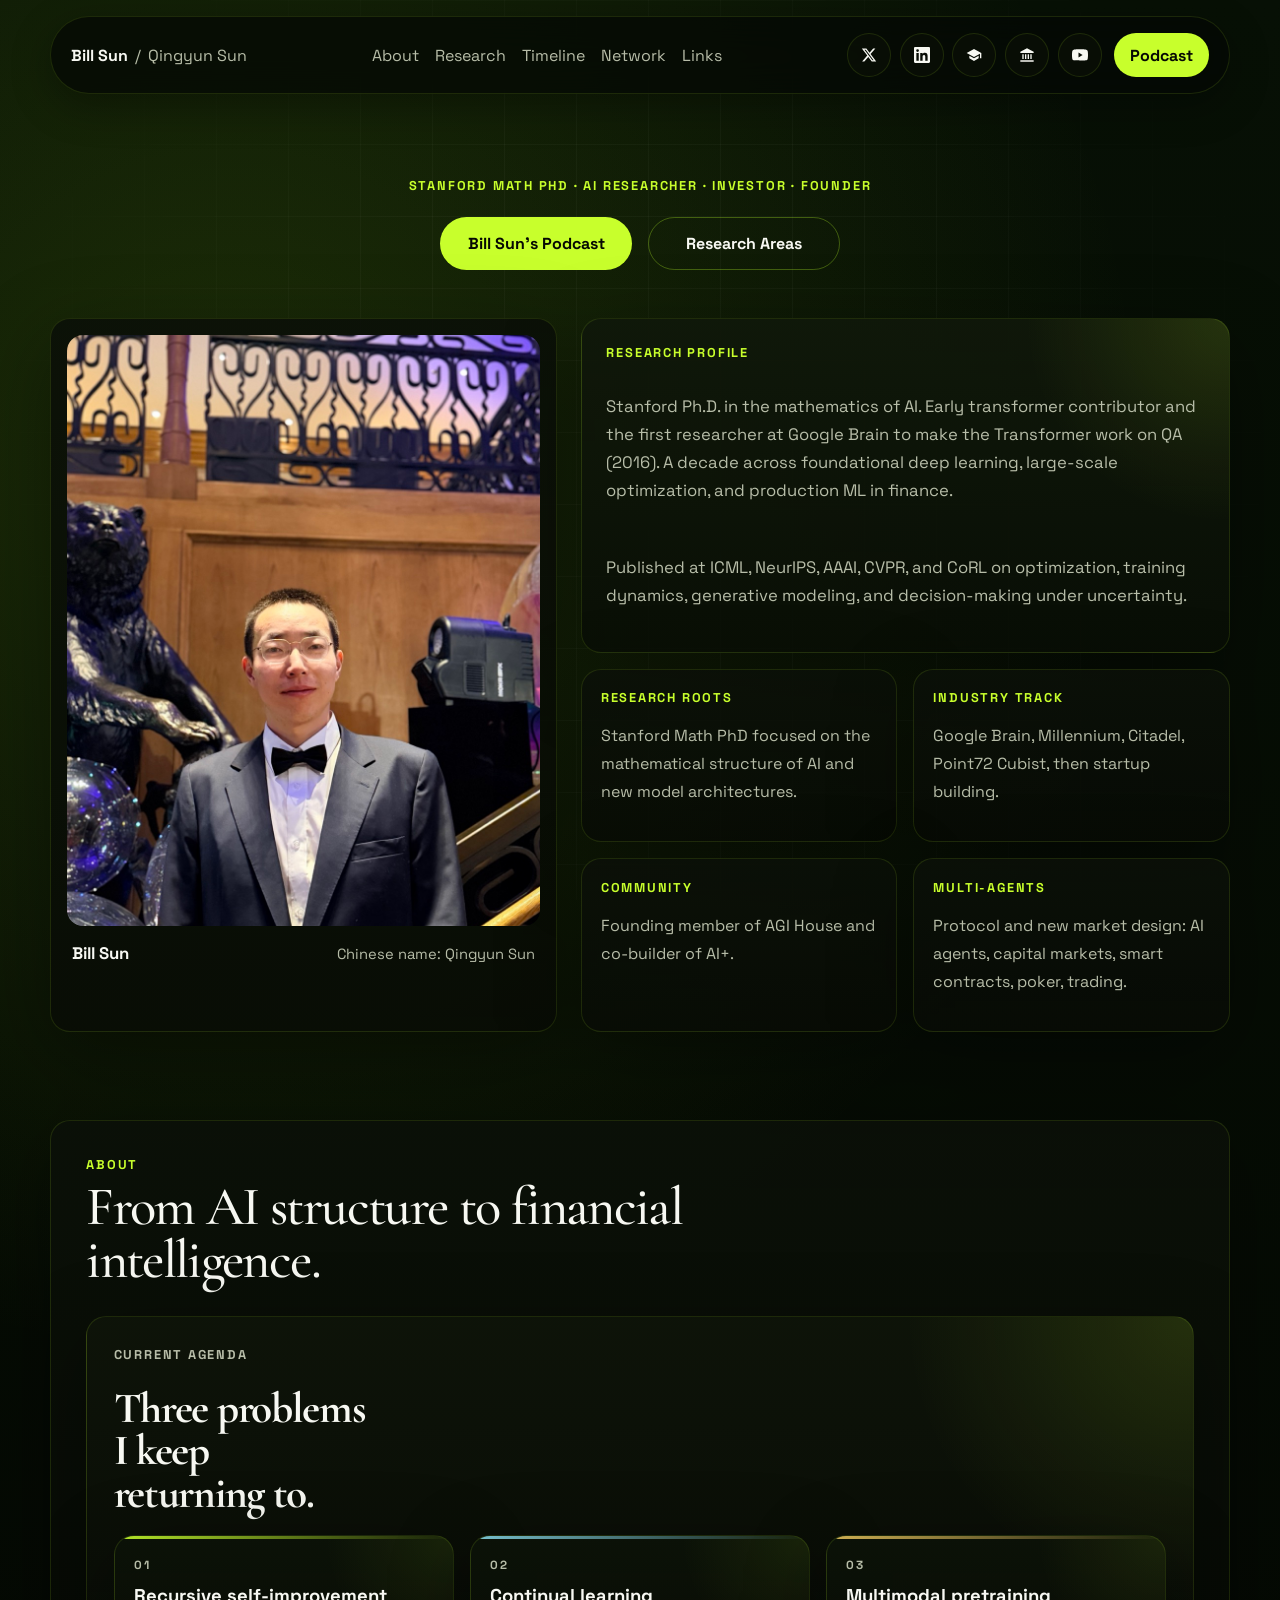
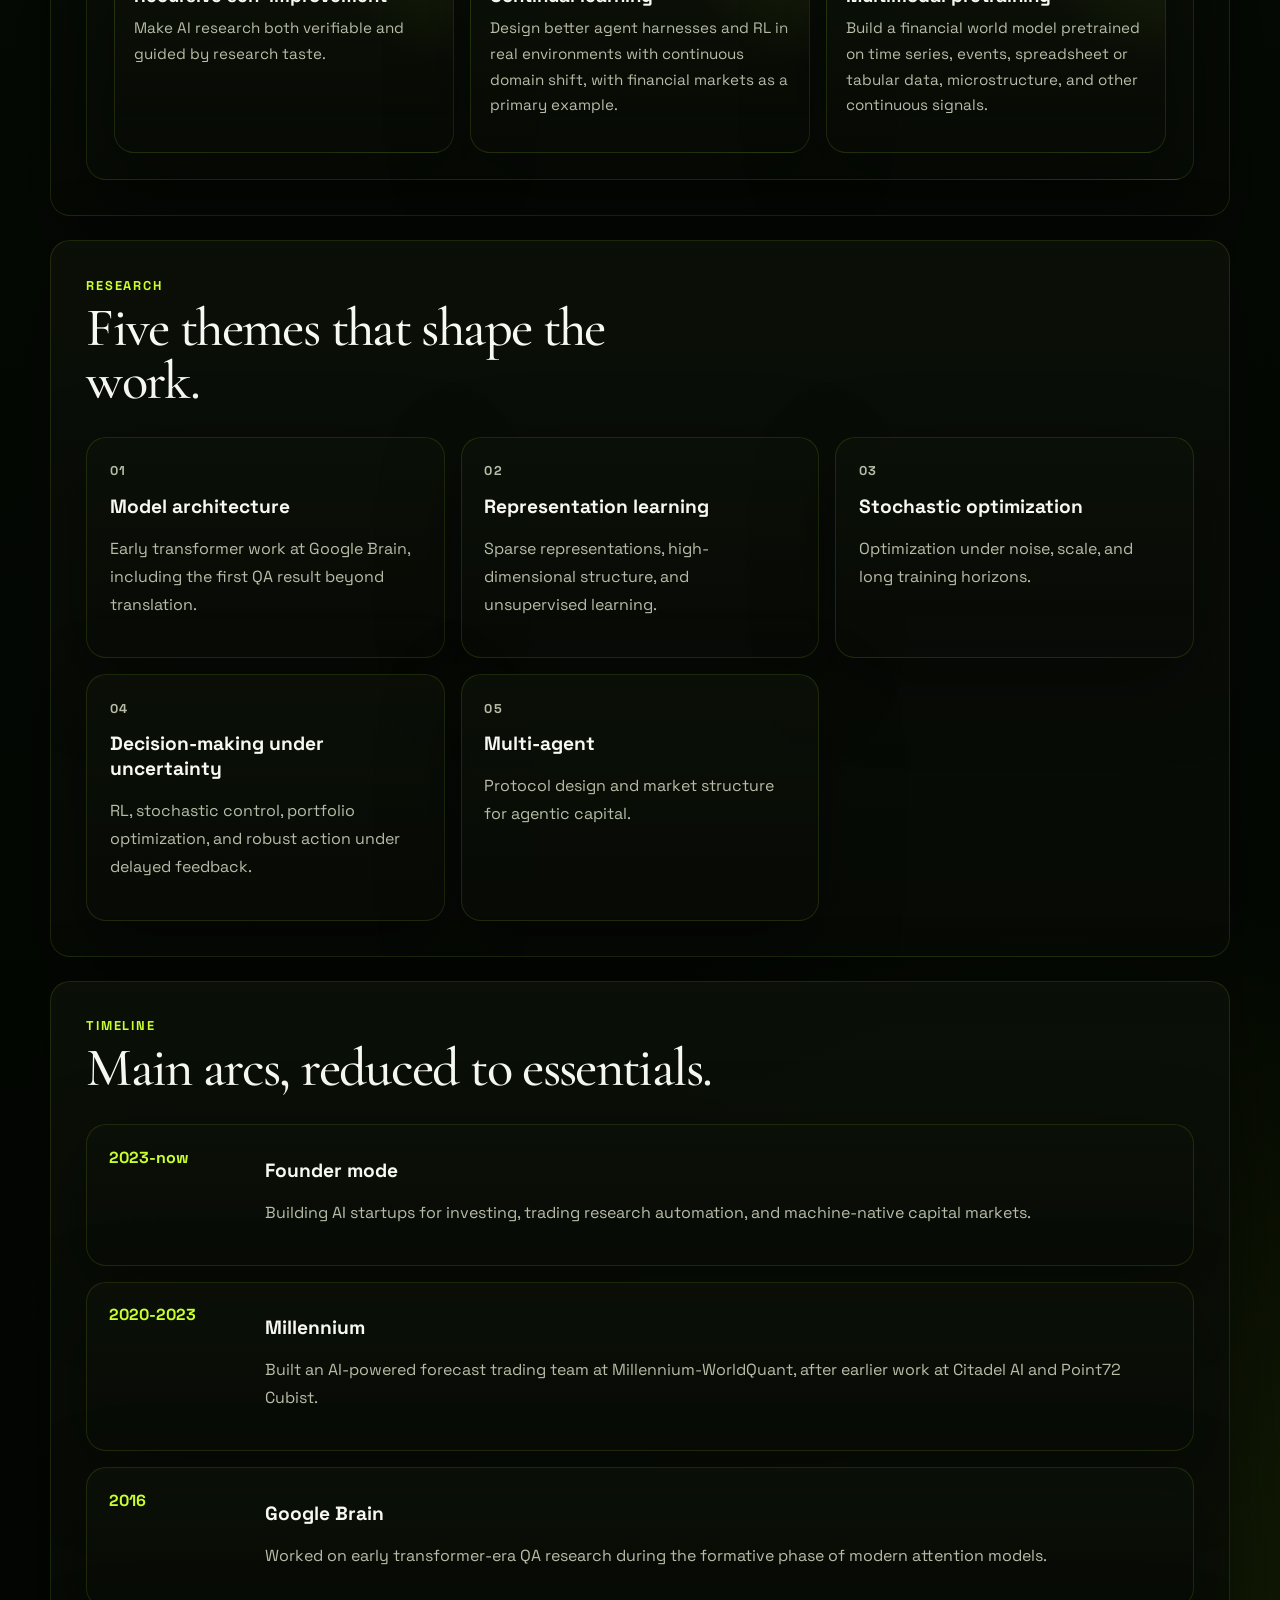
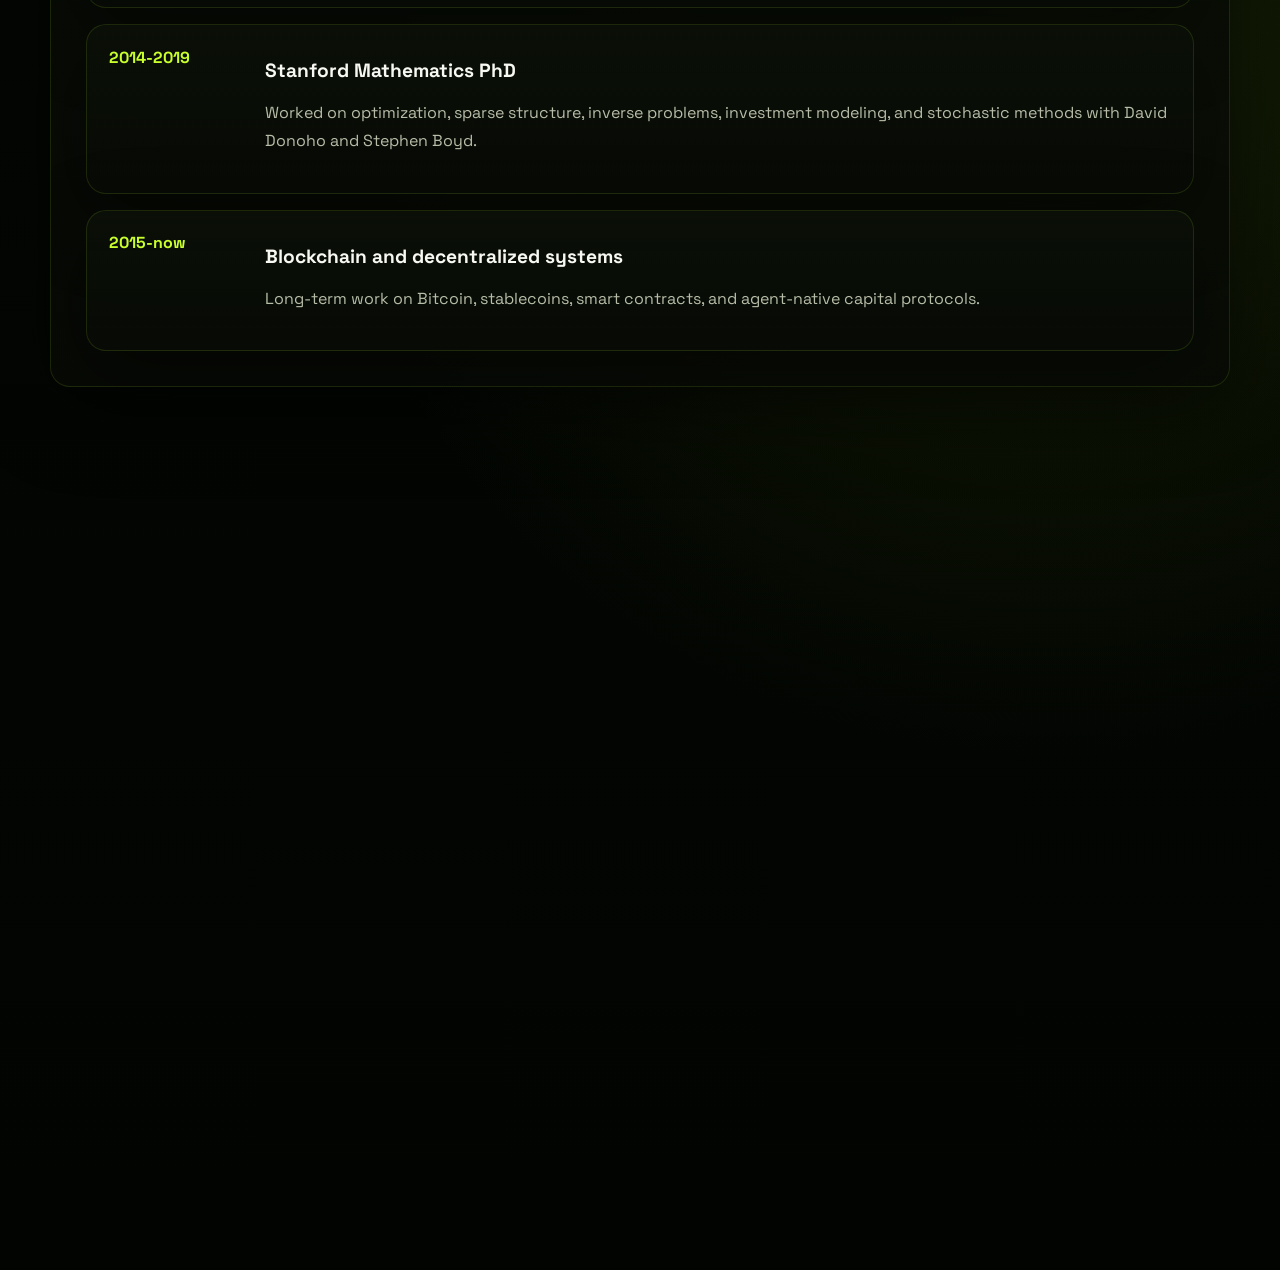
<file: index.html>
<!DOCTYPE html>
<html lang="en">
<head>
  <meta charset="UTF-8">
  <meta name="viewport" content="width=device-width, initial-scale=1.0">
  <title>Bill Sun | Qingyun Sun</title>
  <meta name="description" content="Stanford Math PhD. Early transformer contributor at Google Brain. Investor-founder building AI for financial intelligence.">
  <meta property="og:title" content="Bill Sun | Qingyun Sun">
  <meta property="og:description" content="Stanford Math PhD. Early transformer contributor at Google Brain. Investor-founder building AI for financial intelligence.">
  <meta property="og:type" content="website">
  <link rel="icon" href="/favicon.svg" type="image/svg+xml">
  <link rel="icon" href="/favicon.ico" sizes="any">
  <link rel="preconnect" href="https://fonts.googleapis.com">
  <link rel="preconnect" href="https://fonts.gstatic.com" crossorigin>
  <link href="https://fonts.googleapis.com/css2?family=Cormorant+Garamond:wght@400;500;600&family=Space+Grotesk:wght@400;500;700&display=swap" rel="stylesheet">
  <link rel="stylesheet" href="/styles.css">
</head>
<body>
  <div class="site-shell">
    <header class="topbar">
      <a class="wordmark" href="#home">
        <span class="wordmark-primary">Bill Sun</span>
        <span class="wordmark-sep">/</span>
        <span class="wordmark-secondary">Qingyun Sun</span>
      </a>
      <nav class="topnav" aria-label="Primary">
        <a href="#about">About</a>
        <a href="#research">Research</a>
        <a href="#timeline">Timeline</a>
        <a href="#network">Network</a>
        <a href="#links">Links</a>
      </nav>
      <div class="topbar-utilities">
        <div class="topbar-social" aria-label="Canonical links">
          <a class="icon-link" href="https://x.com/BillSun_AI" target="_blank" rel="noreferrer" aria-label="X">
            <svg viewBox="0 0 24 24" aria-hidden="true">
              <path d="M18.244 2.25h3.308l-7.227 8.26 8.502 11.24H16.17l-5.214-6.817L4.99 21.75H1.68l7.73-8.835L1.254 2.25H8.08l4.713 6.231zm-1.161 17.52h1.833L7.084 4.126H5.117z"/>
            </svg>
          </a>
          <a class="icon-link" href="https://www.linkedin.com/in/qingyun-sun" target="_blank" rel="noreferrer" aria-label="LinkedIn">
            <svg viewBox="0 0 24 24" aria-hidden="true">
              <path d="M20.447 20.452h-3.554v-5.569c0-1.328-.027-3.037-1.852-3.037-1.853 0-2.136 1.445-2.136 2.939v5.667H9.351V9h3.414v1.561h.046c.477-.9 1.637-1.85 3.37-1.85 3.601 0 4.267 2.37 4.267 5.455v6.286zM5.337 7.433a2.062 2.062 0 01-2.063-2.065 2.064 2.064 0 112.063 2.065zm1.782 13.019H3.555V9h3.564v11.452zM22.225 0H1.771C.792 0 0 .774 0 1.729v20.542C0 23.227.792 24 1.771 24h20.451C23.2 24 24 23.227 24 22.271V1.729C24 .774 23.2 0 22.222 0h.003z"/>
            </svg>
          </a>
          <a class="icon-link" href="https://scholar.google.com/citations?user=POXzrBYAAAAJ&hl=en" target="_blank" rel="noreferrer" aria-label="Google Scholar">
            <svg viewBox="0 0 24 24" aria-hidden="true">
              <path d="M12 3L1 9l11 6 9-4.909V17h2V9L12 3zm0 14l-7-3.818V17l7 4 7-4v-3.818L12 17z"/>
            </svg>
          </a>
          <a class="icon-link" href="https://stanford.edu/~qysun/" target="_blank" rel="noreferrer" aria-label="Stanford website">
            <svg viewBox="0 0 24 24" aria-hidden="true">
              <path d="M12 2L2 7v2h20V7L12 2zm-7 9h2v7H5v-7zm4 0h2v7H9v-7zm4 0h2v7h-2v-7zm4 0h2v7h-2v-7zM2 20h20v2H2v-2z"/>
            </svg>
          </a>
          <a class="icon-link" href="https://www.youtube.com/@Billsun_ai" target="_blank" rel="noreferrer" aria-label="YouTube">
            <svg viewBox="0 0 24 24" aria-hidden="true">
              <path d="M23.498 6.186a2.997 2.997 0 00-2.11-2.12C19.522 3.5 12 3.5 12 3.5s-7.522 0-9.388.566a2.997 2.997 0 00-2.11 2.12C0 8.064 0 12 0 12s0 3.936.502 5.814a2.997 2.997 0 002.11 2.12C4.478 20.5 12 20.5 12 20.5s7.522 0 9.388-.566a2.997 2.997 0 002.11-2.12C24 15.936 24 12 24 12s0-3.936-.502-5.814zM9.75 15.568V8.432L15.955 12 9.75 15.568z"/>
            </svg>
          </a>
        </div>
        <a class="mini-cta" href="/podcast/">Podcast</a>
      </div>
    </header>

    <main id="home">
      <section class="hero" data-reveal="true">
        <p class="eyebrow">Stanford Math PhD · AI researcher · investor · founder</p>
        <div class="hero-actions">
          <a class="button button-primary" href="/podcast/">Bill Sun's Podcast</a>
          <a class="button button-secondary" href="#research">Research Areas</a>
        </div>

        <div class="hero-stage">
          <article class="portrait-card">
            <div class="portrait-shell">
              <img
                class="portrait-image"
                src="./assets/qingyun-sun-portrait-1280.jpg"
                alt="Portrait of Bill Sun, also known as Qingyun Sun"
                width="960"
                height="1280"
              >
            </div>
            <div class="portrait-caption">
              <strong>Bill Sun</strong>
              <span>Chinese name: Qingyun Sun</span>
            </div>
          </article>

          <div class="proof-column">
            <article class="proof-card proof-card-focus">
              <p class="proof-label">Research profile</p>
              <p class="proof-body">
                Stanford Ph.D. in the mathematics of AI. Early transformer
                contributor and the first researcher at Google Brain to make
                the Transformer work on QA (2016). A decade across
                foundational deep learning, large-scale optimization, and
                production ML in finance.
              </p>
              <p class="proof-body">
                Published at ICML, NeurIPS, AAAI, CVPR, and CoRL on
                optimization, training dynamics, generative modeling, and
                decision-making under uncertainty.
              </p>
            </article>
            <div class="proof-grid">
              <article class="proof-card">
                <p class="proof-label">Research roots</p>
                <p class="proof-body">
                  Stanford Math PhD focused on the mathematical structure of AI
                  and new model architectures.
                </p>
              </article>
              <article class="proof-card">
                <p class="proof-label">Industry track</p>
                <p class="proof-body">
                  Google Brain, Millennium, Citadel, Point72 Cubist, then
                  startup building.
                </p>
              </article>
              <article class="proof-card">
                <p class="proof-label">Community</p>
                <p class="proof-body">
                  Founding member of AGI House and co-builder of AI+.
                </p>
              </article>
              <article class="proof-card">
                <p class="proof-label">Multi-agents</p>
                <p class="proof-body">
                  Protocol and new market design: AI agents, capital markets,
                  smart contracts, poker, trading.
                </p>
              </article>
            </div>
          </div>
        </div>
      </section>

      <section id="about" class="section" data-reveal="true">
        <div class="section-header">
          <p class="section-kicker">About</p>
          <h2>From AI structure to financial intelligence.</h2>
        </div>
        <div class="about-grid">
          <article class="panel panel-large problem-panel">
            <p class="panel-label">Current agenda</p>
            <h3 class="problem-heading">Three problems I keep returning to.</h3>
            <div class="problem-grid">
              <article class="problem-card">
                <p class="problem-index">01</p>
                <h4>Recursive self-improvement</h4>
                <p>
                  Make AI research both verifiable and guided by research
                  taste.
                </p>
              </article>
              <article class="problem-card">
                <p class="problem-index">02</p>
                <h4>Continual learning</h4>
                <p>
                  Design better agent harnesses and RL in real environments
                  with continuous domain shift, with financial markets as a
                  primary example.
                </p>
              </article>
              <article class="problem-card">
                <p class="problem-index">03</p>
                <h4>Multimodal pretraining</h4>
                <p>
                  Build a financial world model pretrained on time series,
                  events, spreadsheet or tabular data, microstructure, and
                  other continuous signals.
                </p>
              </article>
            </div>
          </article>
        </div>
      </section>

      <section id="research" class="section" data-reveal="true">
        <div class="section-header">
          <p class="section-kicker">Research</p>
          <h2>Five themes that shape the work.</h2>
        </div>
        <div class="research-grid">
          <article class="research-card">
            <p class="research-index">01</p>
            <h3>Model architecture</h3>
            <p>
              Early transformer work at Google Brain, including the first QA
              result beyond translation.
            </p>
          </article>
          <article class="research-card">
            <p class="research-index">02</p>
            <h3>Representation learning</h3>
            <p>
              Sparse representations, high-dimensional structure, and
              unsupervised learning.
            </p>
          </article>
          <article class="research-card">
            <p class="research-index">03</p>
            <h3>Stochastic optimization</h3>
            <p>
              Optimization under noise, scale, and long training horizons.
            </p>
          </article>
          <article class="research-card">
            <p class="research-index">04</p>
            <h3>Decision-making under uncertainty</h3>
            <p>
              RL, stochastic control, portfolio optimization, and robust action
              under delayed feedback.
            </p>
          </article>
          <article class="research-card">
            <p class="research-index">05</p>
            <h3>Multi-agent</h3>
            <p>
              Protocol design and market structure for agentic capital.
            </p>
          </article>
        </div>
      </section>

      <section id="timeline" class="section" data-reveal="true">
        <div class="section-header">
          <p class="section-kicker">Timeline</p>
          <h2>Main arcs, reduced to essentials.</h2>
        </div>
        <div class="timeline">
          <article class="timeline-row">
            <p class="timeline-year">2023-now</p>
            <div class="timeline-copy">
              <h3>Founder mode</h3>
              <p>
                Building AI startups for investing, trading research
                automation, and machine-native capital markets.
              </p>
            </div>
          </article>
          <article class="timeline-row">
            <p class="timeline-year">2020-2023</p>
            <div class="timeline-copy">
              <h3>Millennium</h3>
              <p>
                Built an AI-powered forecast trading team at
                Millennium-WorldQuant, after earlier work at Citadel AI and
                Point72 Cubist.
              </p>
            </div>
          </article>
          <article class="timeline-row">
            <p class="timeline-year">2016</p>
            <div class="timeline-copy">
              <h3>Google Brain</h3>
              <p>
                Worked on early transformer-era QA research during the
                formative phase of modern attention models.
              </p>
            </div>
          </article>
          <article class="timeline-row">
            <p class="timeline-year">2014-2019</p>
            <div class="timeline-copy">
              <h3>Stanford Mathematics PhD</h3>
              <p>
                Worked on optimization, sparse structure, inverse problems,
                investment modeling, and stochastic methods with David Donoho
                and Stephen Boyd.
              </p>
            </div>
          </article>
          <article class="timeline-row">
            <p class="timeline-year">2015-now</p>
            <div class="timeline-copy">
              <h3>Blockchain and decentralized systems</h3>
              <p>
                Long-term work on Bitcoin, stablecoins, smart contracts, and
                agent-native capital protocols.
              </p>
            </div>
          </article>
        </div>
      </section>

      <section id="network" class="section" data-reveal="true">
        <div class="section-header">
          <p class="section-kicker">Network</p>
          <h2>Research is individual. Ecosystems are not.</h2>
        </div>
        <div class="network-grid">
          <a class="network-card network-card-link" href="/podcast/" aria-label="Bill Sun podcast page">
            <h3>Bill Sun's Podcast</h3>
            <p>
              Hosted and guest conversations across AI, crypto, robotics,
              startups, and market structure.
            </p>
          </a>
          <article class="network-card">
            <a class="network-card-main-link" href="https://www.agihouse.org/" target="_blank" rel="noreferrer">
              <h3>AGI House</h3>
              <p>
                Founding member of a Bay Area AI builder network linking
                researchers, founders, and early operators.
              </p>
            </a>
            <div class="network-sub-link">
              <a class="network-pill" href="https://agihouse-app.web.app/events" target="_blank" rel="noreferrer">Event List</a>
            </div>
          </article>
          <article class="network-card">
            <h3>AI+ Club</h3>
            <p>
              Early AI builder community co-organized with Tim Shi and other
              founders.
            </p>
          </article>
        </div>
      </section>

      <section id="links" class="section" data-reveal="true">
        <div class="section-header">
          <p class="section-kicker">Links</p>
          <h2>Find me online.</h2>
        </div>
        <div class="links-icons" aria-label="External links">
          <a class="icon-link" href="https://x.com/BillSun_AI" target="_blank" rel="noreferrer" aria-label="X">
            <svg viewBox="0 0 24 24" aria-hidden="true">
              <path d="M18.244 2.25h3.308l-7.227 8.26 8.502 11.24H16.17l-5.214-6.817L4.99 21.75H1.68l7.73-8.835L1.254 2.25H8.08l4.713 6.231zm-1.161 17.52h1.833L7.084 4.126H5.117z"/>
            </svg>
          </a>
          <a class="icon-link" href="https://www.linkedin.com/in/qingyun-sun" target="_blank" rel="noreferrer" aria-label="LinkedIn">
            <svg viewBox="0 0 24 24" aria-hidden="true">
              <path d="M20.447 20.452h-3.554v-5.569c0-1.328-.027-3.037-1.852-3.037-1.853 0-2.136 1.445-2.136 2.939v5.667H9.351V9h3.414v1.561h.046c.477-.9 1.637-1.85 3.37-1.85 3.601 0 4.267 2.37 4.267 5.455v6.286zM5.337 7.433a2.062 2.062 0 01-2.063-2.065 2.064 2.064 0 112.063 2.065zm1.782 13.019H3.555V9h3.564v11.452zM22.225 0H1.771C.792 0 0 .774 0 1.729v20.542C0 23.227.792 24 1.771 24h20.451C23.2 24 24 23.227 24 22.271V1.729C24 .774 23.2 0 22.222 0h.003z"/>
            </svg>
          </a>
          <a class="icon-link" href="https://scholar.google.com/citations?user=POXzrBYAAAAJ&hl=en" target="_blank" rel="noreferrer" aria-label="Google Scholar">
            <svg viewBox="0 0 24 24" aria-hidden="true">
              <path d="M12 3L1 9l11 6 9-4.909V17h2V9L12 3zm0 14l-7-3.818V17l7 4 7-4v-3.818L12 17z"/>
            </svg>
          </a>
          <a class="icon-link" href="https://stanford.edu/~qysun/" target="_blank" rel="noreferrer" aria-label="Stanford website">
            <svg viewBox="0 0 24 24" aria-hidden="true">
              <path d="M12 2L2 7v2h20V7L12 2zm-7 9h2v7H5v-7zm4 0h2v7H9v-7zm4 0h2v7h-2v-7zm4 0h2v7h-2v-7zM2 20h20v2H2v-2z"/>
            </svg>
          </a>
          <a class="icon-link" href="https://www.youtube.com/@Billsun_ai" target="_blank" rel="noreferrer" aria-label="YouTube">
            <svg viewBox="0 0 24 24" aria-hidden="true">
              <path d="M23.498 6.186a2.997 2.997 0 00-2.11-2.12C19.522 3.5 12 3.5 12 3.5s-7.522 0-9.388.566a2.997 2.997 0 00-2.11 2.12C0 8.064 0 12 0 12s0 3.936.502 5.814a2.997 2.997 0 002.11 2.12C4.478 20.5 12 20.5 12 20.5s7.522 0 9.388-.566a2.997 2.997 0 002.11-2.12C24 15.936 24 12 24 12s0-3.936-.502-5.814zM9.75 15.568V8.432L15.955 12 9.75 15.568z"/>
            </svg>
          </a>
        </div>
      </section>

    </main>
  </div>

  <script src="/script.js"></script>
</body>
</html>
</file>
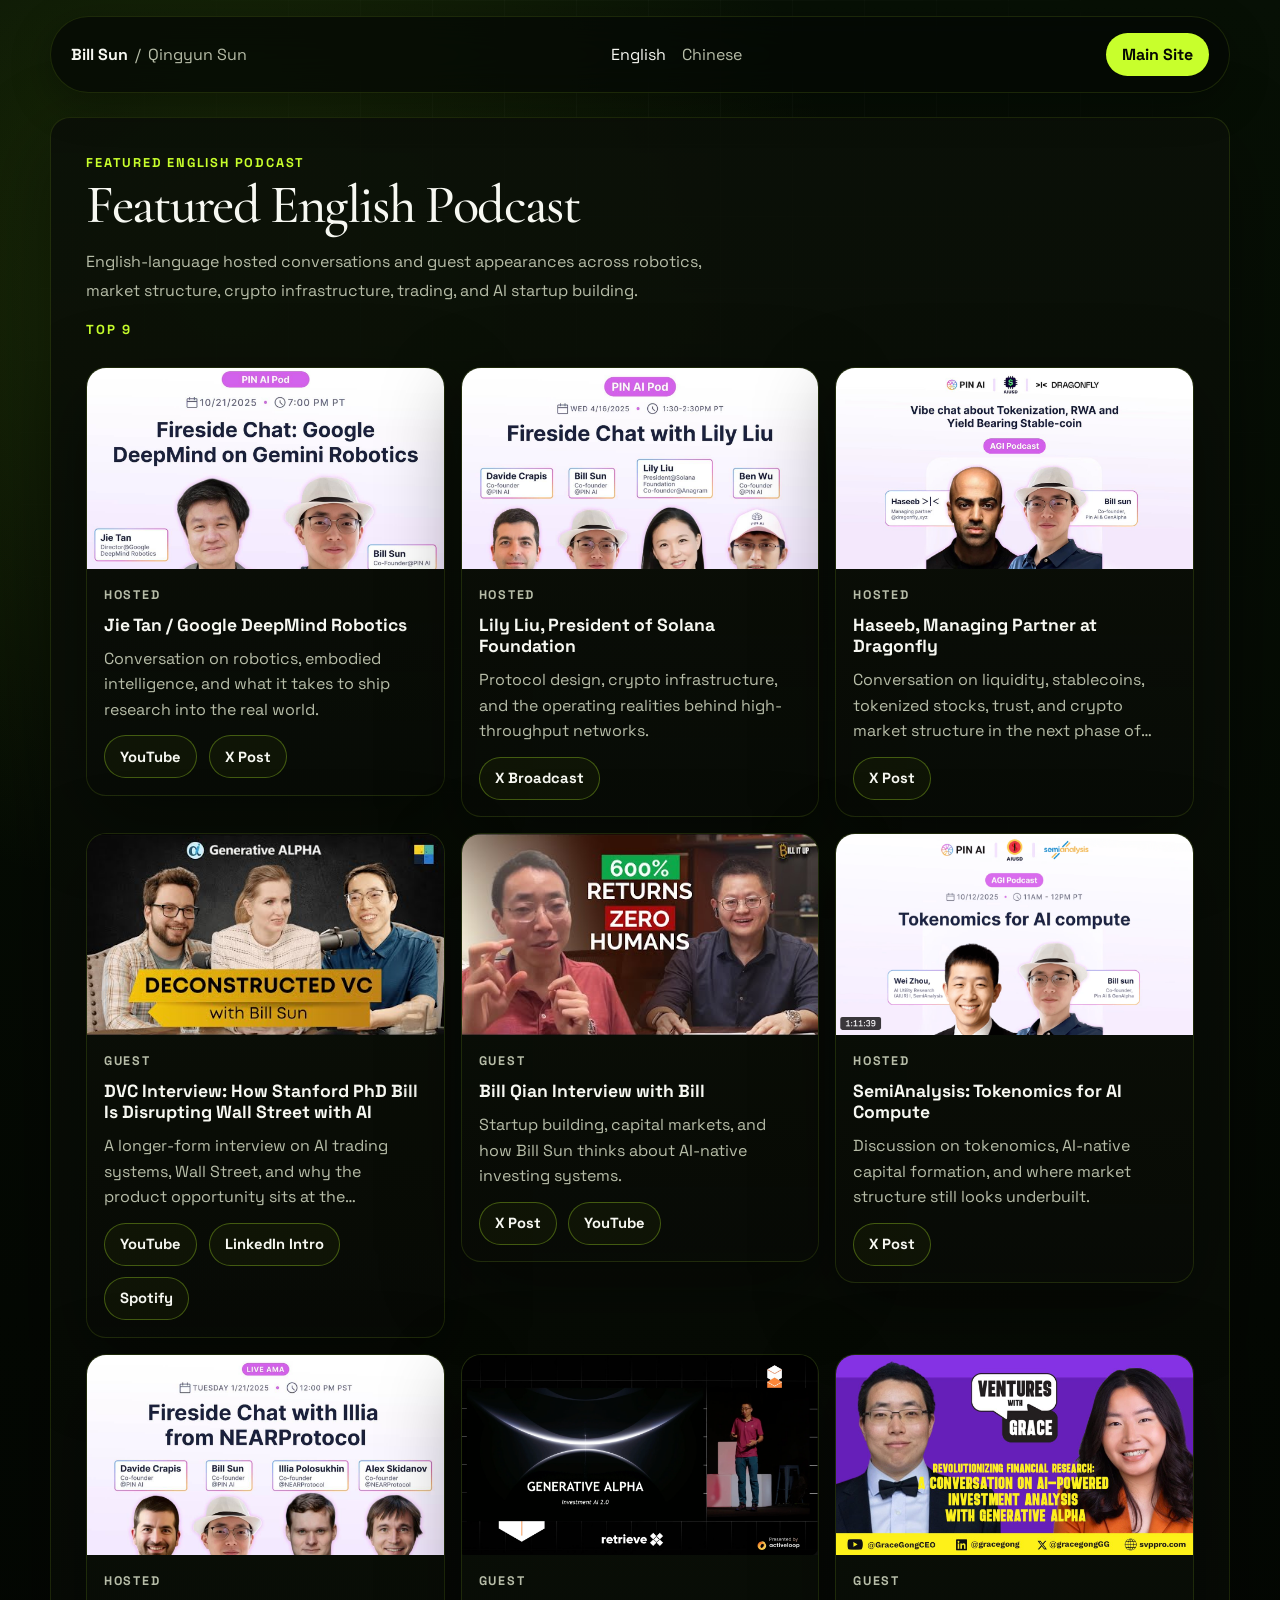
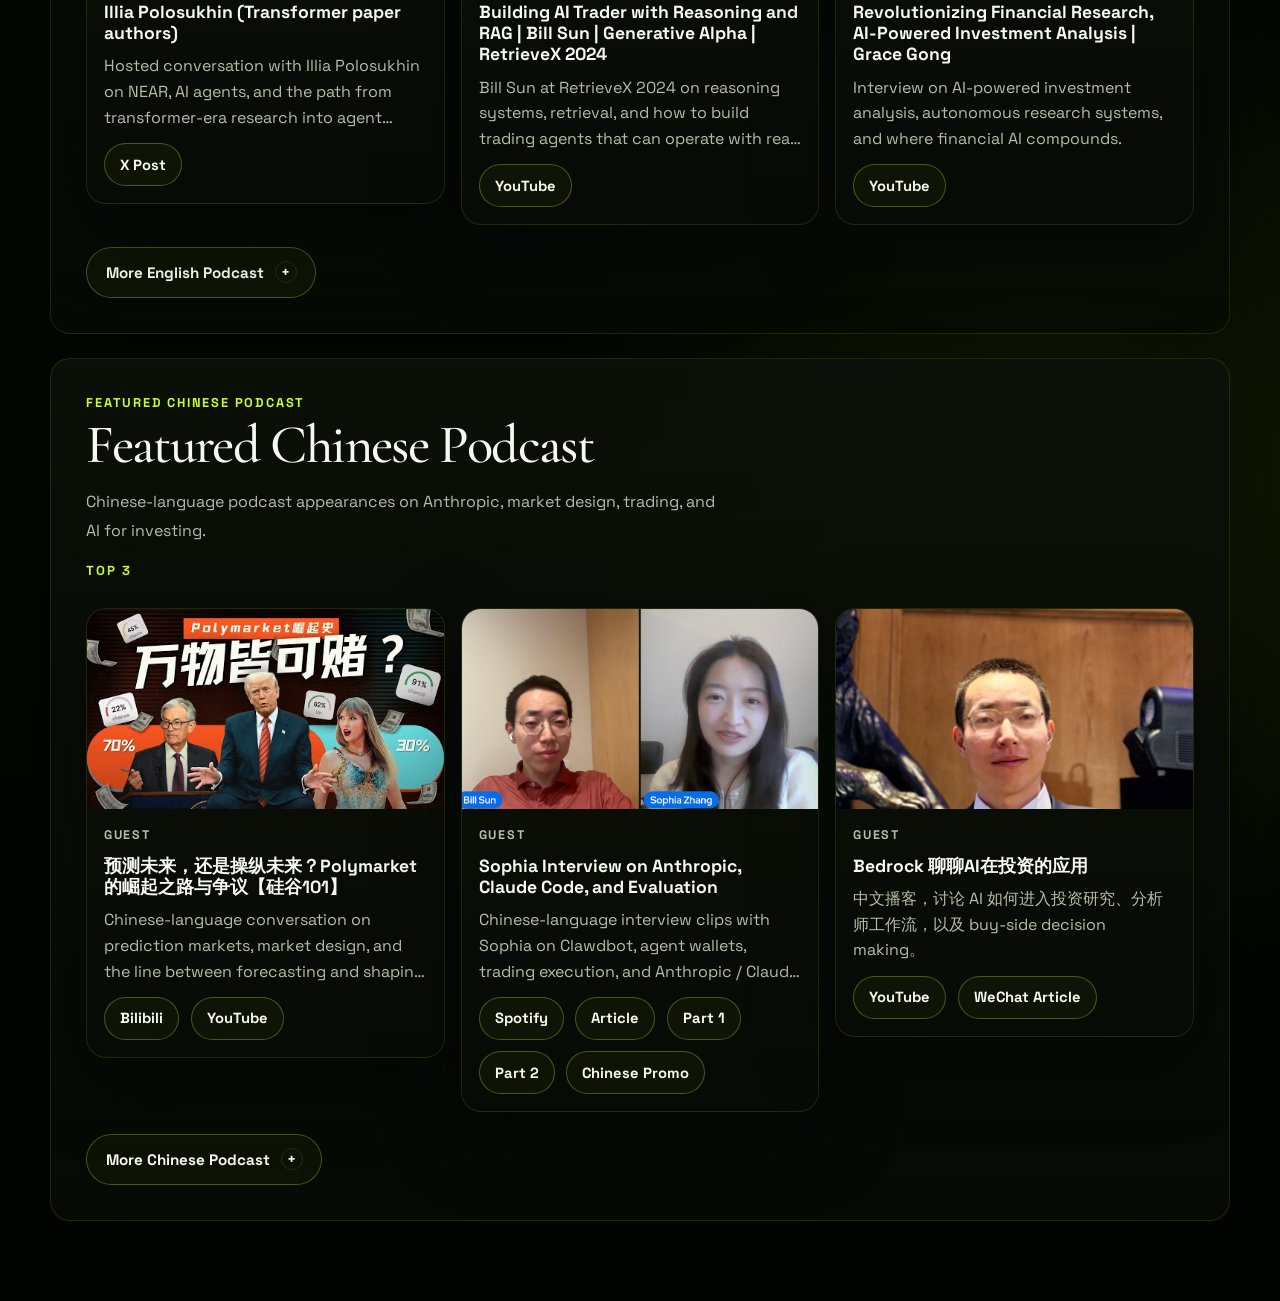
<file: podcast/index.html>
<!DOCTYPE html>
<html lang="en">
<head>
  <meta charset="UTF-8">
  <meta name="viewport" content="width=device-width, initial-scale=1.0">
  <title>Bill Sun's Podcast</title>
  <meta name="description" content="Bill Sun podcast archive across English and Chinese episodes, with each conversation tagged as Hosted or Guest.">
  <link rel="icon" href="/favicon.svg" type="image/svg+xml">
  <link rel="icon" href="/favicon.ico" sizes="any">
  <link rel="preconnect" href="https://fonts.googleapis.com">
  <link rel="preconnect" href="https://fonts.gstatic.com" crossorigin>
  <link href="https://fonts.googleapis.com/css2?family=Cormorant+Garamond:wght@400;500;600&family=Space+Grotesk:wght@400;500;700&display=swap" rel="stylesheet">
  <link rel="stylesheet" href="/styles.css">
  <link rel="stylesheet" href="/podcast/podcast.css">
</head>
<body class="podcast-page">
  <div class="site-shell">
    <header class="topbar">
      <a class="wordmark" href="/">
        <span class="wordmark-primary">Bill Sun</span>
        <span class="wordmark-sep">/</span>
        <span class="wordmark-secondary">Qingyun Sun</span>
      </a>
      <nav class="topnav" aria-label="Podcast">
        <a href="#english">English</a>
        <a href="#chinese">Chinese</a>
      </nav>
      <a class="mini-cta" href="/">Main Site</a>
    </header>

    <main>
      <section id="english" class="section" data-reveal="true">
        <div class="section-header">
          <p class="section-kicker">Featured English Podcast</p>
          <h2>Featured English Podcast</h2>
          <p class="section-lead">
            English-language hosted conversations and guest appearances across
            robotics, market structure, crypto infrastructure, trading, and AI
            startup building.
          </p>
          <p class="section-count">Top 9</p>
        </div>
        <div class="podcast-grid">
          <article class="podcast-card podcast-card-image">
            <img src="../assets/podcast/pin-ai-x-google-deepmind-png.jpg" alt="Jie Tan podcast cover">
            <div class="podcast-card-copy">
              <p class="podcast-tag">Hosted</p>
              <h3>Jie Tan / Google DeepMind Robotics</h3>
              <p>Conversation on robotics, embodied intelligence, and what it takes to ship research into the real world.</p>
              <div class="podcast-links">
                <a class="link-pill" href="https://www.youtube.com/watch?v=NLLmIIfcZZM" target="_blank" rel="noreferrer">YouTube</a>
                <a class="link-pill" href="https://x.com/pinai_io/status/1980337162278301983" target="_blank" rel="noreferrer">X Post</a>
              </div>
            </div>
          </article>

          <article class="podcast-card podcast-card-image">
            <img src="../assets/podcast/pin-ai-x-lily-liu-png.jpg" alt="Lily Liu podcast cover">
            <div class="podcast-card-copy">
              <p class="podcast-tag">Hosted</p>
              <h3>Lily Liu, President of Solana Foundation</h3>
              <p>Protocol design, crypto infrastructure, and the operating realities behind high-throughput networks.</p>
              <div class="podcast-links">
                <a class="link-pill" href="https://x.com/i/broadcasts/1jMJgkoPkjbJL" target="_blank" rel="noreferrer">X Broadcast</a>
              </div>
            </div>
          </article>

          <article class="podcast-card podcast-card-image">
            <img src="../assets/podcast/haseeb-dragonfly.jpg" alt="Haseeb Dragonfly podcast cover">
            <div class="podcast-card-copy">
              <p class="podcast-tag">Hosted</p>
              <h3>Haseeb, Managing Partner at Dragonfly</h3>
              <p>Conversation on liquidity, stablecoins, tokenized stocks, trust, and crypto market structure in the next phase of digital capital markets.</p>
              <div class="podcast-links">
                <a class="link-pill" href="https://x.com/BillSun_AI/status/1985943572504592759?s=20" target="_blank" rel="noreferrer">X Post</a>
              </div>
            </div>
          </article>

          <article class="podcast-card podcast-card-image">
            <img src="../assets/podcast/youtube/gq7Cfp8fBNM.jpg" alt="DVC interview thumbnail">
            <div class="podcast-card-copy">
              <p class="podcast-tag">Guest</p>
              <h3>DVC Interview: How Stanford PhD Bill Is Disrupting Wall Street with AI</h3>
              <p>A longer-form interview on AI trading systems, Wall Street, and why the product opportunity sits at the intersection of research and execution.</p>
              <div class="podcast-links">
                <a class="link-pill" href="https://www.youtube.com/watch?v=gq7Cfp8fBNM" target="_blank" rel="noreferrer">YouTube</a>
                <a class="link-pill" href="https://www.linkedin.com/posts/ndavidov_new-podcast-episode-out-activity-7282998551175950336-CVVd/" target="_blank" rel="noreferrer">LinkedIn Intro</a>
                <a class="link-pill" href="https://open.spotify.com/episode/2Mub2o4j6BsMaAh47L0dCt" target="_blank" rel="noreferrer">Spotify</a>
              </div>
            </div>
          </article>

          <article class="podcast-card podcast-card-image">
            <img src="../assets/podcast/youtube/HyMQxWbVo6s.jpg" alt="Bill Qian interview Bill thumbnail">
            <div class="podcast-card-copy">
              <p class="podcast-tag">Guest</p>
              <h3>Bill Qian Interview with Bill</h3>
              <p>Startup building, capital markets, and how Bill Sun thinks about AI-native investing systems.</p>
              <div class="podcast-links">
                <a class="link-pill" href="https://x.com/BillSun_AI/status/1954971844278394934?s=20" target="_blank" rel="noreferrer">X Post</a>
                <a class="link-pill" href="https://www.youtube.com/watch?v=HyMQxWbVo6s&themeRefresh=1" target="_blank" rel="noreferrer">YouTube</a>
              </div>
            </div>
          </article>

          <article class="podcast-card podcast-card-image">
            <img src="../assets/podcast/tokenomics-for-ai-compute.png" alt="SemiAnalysis tokenomics podcast cover">
            <div class="podcast-card-copy">
              <p class="podcast-tag">Hosted</p>
              <h3>SemiAnalysis: Tokenomics for AI Compute</h3>
              <p>Discussion on tokenomics, AI-native capital formation, and where market structure still looks underbuilt.</p>
              <div class="podcast-links">
                <a class="link-pill" href="https://x.com/billsun_ai/status/2001796131765055686?s=46" target="_blank" rel="noreferrer">X Post</a>
              </div>
            </div>
          </article>

          <article class="podcast-card podcast-card-image">
            <img src="../assets/podcast/pin-ai-x-near-png.jpg" alt="Illia Polosukhin NEAR podcast cover">
            <div class="podcast-card-copy">
              <p class="podcast-tag">Hosted</p>
              <h3>Illia Polosukhin (Transformer paper authors)</h3>
              <p>Hosted conversation with Illia Polosukhin on NEAR, AI agents, and the path from transformer-era research into agent coordination infrastructure.</p>
              <div class="podcast-links">
                <a class="link-pill" href="https://x.com/NEARProtocol/status/1881794880726561172" target="_blank" rel="noreferrer">X Post</a>
              </div>
            </div>
          </article>

          <article class="podcast-card podcast-card-image">
            <img src="../assets/podcast/building-ai-trader.png" alt="Building AI Trader conference talk cover">
            <div class="podcast-card-copy">
              <p class="podcast-tag">Guest</p>
              <h3>Building AI Trader with Reasoning and RAG | Bill Sun | Generative Alpha | RetrieveX 2024</h3>
              <p>Bill Sun at RetrieveX 2024 on reasoning systems, retrieval, and how to build trading agents that can operate with real feedback loops.</p>
              <div class="podcast-links">
                <a class="link-pill" href="https://www.youtube.com/watch?v=pGotF6mah9s" target="_blank" rel="noreferrer">YouTube</a>
              </div>
            </div>
          </article>

          <article class="podcast-card podcast-card-image">
            <img src="../assets/podcast/youtube/oVMC9T7KzQE.jpg" alt="Grace Gong interview thumbnail">
            <div class="podcast-card-copy">
              <p class="podcast-tag">Guest</p>
              <h3>Revolutionizing Financial Research, AI-Powered Investment Analysis | Grace Gong</h3>
              <p>Interview on AI-powered investment analysis, autonomous research systems, and where financial AI compounds.</p>
              <div class="podcast-links">
                <a class="link-pill" href="https://www.youtube.com/watch?v=oVMC9T7KzQE" target="_blank" rel="noreferrer">YouTube</a>
              </div>
            </div>
          </article>
        </div>
        <details id="more-english" class="podcast-more">
          <summary>More English Podcast</summary>
          <div class="podcast-grid">
            <article class="podcast-card podcast-card-image">
              <img src="../assets/podcast/ai-agentmcp-for-onchain-analysis-and-trading.jpg" alt="AnChain AI podcast cover">
              <div class="podcast-card-copy">
                <p class="podcast-tag">Hosted</p>
                <h3>Victor Fang / AnChain.AI</h3>
                <p>Security, compliance, and why blockchain intelligence still matters once systems leave the demo layer.</p>
                <div class="podcast-links">
                  <a class="link-pill" href="https://x.com/BillSun_AI/status/1956839378241868143?s=20" target="_blank" rel="noreferrer">X Post</a>
                </div>
              </div>
            </article>

            <article class="podcast-card podcast-card-image">
              <img src="../assets/podcast/pin-ai-x-mysten-png.jpg" alt="Mysten Sui podcast cover">
              <div class="podcast-card-copy">
                <p class="podcast-tag">Hosted</p>
                <h3>Evan Cheng, Mysten / Sui CEO</h3>
                <p>Protocol performance, system design, and the tradeoffs behind scalable onchain infrastructure.</p>
                <div class="podcast-links">
                  <a class="link-pill" href="https://x.com/BillSun_AI/status/1955659287407309218?s=20" target="_blank" rel="noreferrer">X Post</a>
                </div>
              </div>
            </article>

            <article class="podcast-card podcast-card-image">
              <img src="../assets/podcast/stripe-on-stable-coin.png" alt="Stripe on Stable Coin podcast cover">
              <div class="podcast-card-copy">
                <p class="podcast-tag">Hosted</p>
                <h3>Stripe on Stable Coin</h3>
                <p>Payments, settlement, and what stablecoins change once they become usable infrastructure rather than narrative.</p>
                <div class="podcast-links">
                  <a class="link-pill" href="https://x.com/BillSun_AI/status/1955347492800958983?s=20" target="_blank" rel="noreferrer">X Post</a>
                </div>
              </div>
            </article>

            <article class="podcast-card podcast-card-image">
              <img src="../assets/podcast/pin-ai-x-inworld-png.jpg" alt="InWorld podcast cover">
              <div class="podcast-card-copy">
                <p class="podcast-tag">Hosted</p>
                <h3>InWorld CEO</h3>
                <p>Conversational systems, product infrastructure, and what it takes to move AI agents from demo to durable use case.</p>
                <div class="podcast-links">
                  <a class="link-pill" href="https://x.com/BillSun_AI/status/1955032233829601791?s=20" target="_blank" rel="noreferrer">X Post</a>
                </div>
              </div>
            </article>

            <article class="podcast-card podcast-card-image">
              <img src="../assets/podcast/talk-to-announce-aiusd.png" alt="Talk to Announce AIUSD in SV podcast cover">
              <div class="podcast-card-copy">
                <p class="podcast-tag">Hosted</p>
                <h3>Talk to Announce AIUSD in SV</h3>
                <p>A short launch-oriented talk on AIUSD and the broader direction of machine-native capital coordination.</p>
                <div class="podcast-links">
                  <a class="link-pill" href="https://x.com/BillSun_AI/status/1963031830460039296?s=20" target="_blank" rel="noreferrer">X Post</a>
                </div>
              </div>
            </article>

            <article class="podcast-card podcast-card-image">
              <img src="../assets/podcast/pin-ai-x-mike-g-png.jpg" alt="Mike G podcast cover">
              <div class="podcast-card-copy">
                <p class="podcast-tag">Hosted</p>
                <h3>Mike G</h3>
                <p>Short hosted conversation on founder tactics, distribution, and building under tight iteration loops.</p>
                <div class="podcast-links">
                  <a class="link-pill" href="https://x.com/BillSun_AI/status/1938328821847220450" target="_blank" rel="noreferrer">X Post</a>
                </div>
              </div>
            </article>

            <article class="podcast-card podcast-card-image">
              <img src="../assets/podcast/pin-ai-x-heyboss-png.jpg" alt="HeyBoss podcast cover">
              <div class="podcast-card-copy">
                <p class="podcast-tag">Hosted</p>
                <h3>HeyBoss</h3>
                <p>Hosted conversation on AI-native product workflows, founder speed, and lightweight execution.</p>
                <div class="podcast-links">
                  <a class="link-pill" href="https://x.com/BillSun_AI/status/1932139047780262398" target="_blank" rel="noreferrer">X Post</a>
                </div>
              </div>
            </article>

            <article class="podcast-card podcast-card-image">
              <img src="../assets/podcast/pin-ai-x-coframe-png.jpg" alt="Coframe podcast cover">
              <div class="podcast-card-copy">
                <p class="podcast-tag">Hosted</p>
                <h3>Coframe</h3>
                <p>Hosted conversation on web experimentation, conversion systems, and product loops that compound.</p>
                <div class="podcast-links">
                  <a class="link-pill" href="https://x.com/i/broadcasts/1lPJqMYkENAJb" target="_blank" rel="noreferrer">X Broadcast</a>
                </div>
              </div>
            </article>

            <article class="podcast-card podcast-card-image">
              <img src="../assets/podcast/pin-ai-x-instabase-png.jpg" alt="Instabase podcast cover">
              <div class="podcast-card-copy">
                <p class="podcast-tag">Hosted</p>
                <h3>Instabase</h3>
                <p>Hosted conversation on enterprise AI deployment, document workflows, and reliable automation.</p>
                <div class="podcast-links">
                  <a class="link-pill" href="https://x.com/pinai_io/status/1910495238180991437" target="_blank" rel="noreferrer">X Post</a>
                </div>
              </div>
            </article>

            <article class="podcast-card podcast-card-image">
              <img src="../assets/podcast/pin-ai-x-eigenlayer-png.jpg" alt="EigenLayer podcast cover">
              <div class="podcast-card-copy">
                <p class="podcast-tag">Hosted</p>
                <h3>EigenLayer</h3>
                <p>Hosted conversation on cryptoeconomic security, restaking, and new market primitives.</p>
                <div class="podcast-links">
                  <a class="link-pill" href="https://x.com/pinai_io/status/1897715341369000041" target="_blank" rel="noreferrer">X Post</a>
                </div>
              </div>
            </article>

            <article class="podcast-card podcast-card-image">
              <img src="../assets/podcast/pin-ai-x-sentient-png.jpg" alt="Sentient podcast cover">
              <div class="podcast-card-copy">
                <p class="podcast-tag">Hosted</p>
                <h3>Sentient</h3>
                <p>Hosted conversation on open AI, user ownership, and where aligned model networks could go.</p>
                <div class="podcast-links">
                  <a class="link-pill" href="https://x.com/pinai_io/status/1884651301801464296" target="_blank" rel="noreferrer">X Post</a>
                </div>
              </div>
            </article>

            <article class="podcast-card podcast-card-image">
              <img src="../assets/podcast/onboard-personal-ai-podcast-png.jpg" alt="Onboard Personal AI podcast cover">
              <div class="podcast-card-copy">
                <p class="podcast-tag">Hosted</p>
                <h3>Tim Shi, Alex Chen and Monica Xie</h3>
                <p>Hosted conversation on personal AI, user data, and privacy-preserving agent design.</p>
                <div class="podcast-links">
                  <a class="link-pill" href="https://www.youtube.com/watch?v=FEu3oT5r6lc" target="_blank" rel="noreferrer">YouTube</a>
                  <a class="link-pill" href="https://x.com/BillSun_AI/status/1859814533948493930" target="_blank" rel="noreferrer">X Post</a>
                </div>
              </div>
            </article>

            <article class="podcast-card podcast-card-image">
              <img src="../assets/podcast/pin-ai-x-story-png.jpg" alt="Story Protocol podcast cover">
              <div class="podcast-card-copy">
                <p class="podcast-tag">Hosted</p>
                <h3>Story Protocol</h3>
                <p>Hosted conversation on programmable IP, attribution, and machine-native media rails.</p>
                <div class="podcast-links">
                  <a class="link-pill" href="https://x.com/PINAI_IO/status/1856423822628663767" target="_blank" rel="noreferrer">X Post</a>
                </div>
              </div>
            </article>

            <article class="podcast-card podcast-card-image">
              <img src="../assets/podcast/youtube/wxPs6j35_oQ.jpg" alt="Innovator Coffee interview thumbnail">
              <div class="podcast-card-copy">
                <p class="podcast-tag">Guest</p>
                <h3>Innovator Coffee PE02: Exploring the Intersection of AI and Finance with Bill Sun</h3>
                <p>Interview on how Bill Sun connects transformer-era research with AI-driven finance and investment systems.</p>
                <div class="podcast-links">
                  <a class="link-pill" href="https://www.youtube.com/watch?v=wxPs6j35_oQ" target="_blank" rel="noreferrer">YouTube</a>
                </div>
              </div>
            </article>

            <article class="podcast-card podcast-card-image">
              <img src="../assets/podcast/youtube/njZ3oYLsRck.jpg" alt="BFC Super Founder interview thumbnail">
              <div class="podcast-card-copy">
                <p class="podcast-tag">Guest</p>
                <h3>BFC Super Founder Interview with Bill Sun &amp; Davide Crapis</h3>
                <p>Conversation on personal AI, founder execution, and the product direction behind agent-native software.</p>
                <div class="podcast-links">
                  <a class="link-pill" href="https://www.youtube.com/watch?v=njZ3oYLsRck" target="_blank" rel="noreferrer">YouTube</a>
                </div>
              </div>
            </article>

            <article class="podcast-card podcast-card-image">
              <img src="../assets/podcast/youtube/JLWGJ6NC6X8.jpg" alt="AGI House talk thumbnail">
              <div class="podcast-card-copy">
                <p class="podcast-tag">Guest</p>
                <h3>AGI House Talk: Personal AI Hackathon + Robinhood</h3>
                <p>Talk from AGI House on personal AI agents, hackathon-driven product building, and market infrastructure.</p>
                <div class="podcast-links">
                  <a class="link-pill" href="https://www.youtube.com/watch?v=JLWGJ6NC6X8" target="_blank" rel="noreferrer">YouTube</a>
                </div>
              </div>
            </article>

            <article class="podcast-card podcast-card-image">
              <img src="../assets/podcast/primora-interview.jpg" alt="Primora interview cover">
              <div class="podcast-card-copy">
                <p class="podcast-tag">Guest</p>
                <h3>Primora Interview</h3>
                <p>Interview highlights on transformer origins, Wall Street portfolio management, and founder focus.</p>
                <div class="podcast-links">
                  <a class="link-pill" href="https://x.com/billsun_ai/status/2043190892618797217?s=46" target="_blank" rel="noreferrer">X Post</a>
                </div>
              </div>
            </article>

          </div>
        </details>
      </section>

      <section id="chinese" class="section" data-reveal="true">
        <div class="section-header">
          <p class="section-kicker">Featured Chinese Podcast</p>
          <h2>Featured Chinese Podcast</h2>
          <p class="section-lead">
            Chinese-language podcast appearances on Anthropic, market design,
            trading, and AI for investing.
          </p>
          <p class="section-count">Top 3</p>
        </div>
        <div class="podcast-grid">
          <article class="podcast-card podcast-card-image">
            <img src="../assets/podcast/youtube/TYOw0FHxdNQ.jpg" alt="Chinese podcast thumbnail">
            <div class="podcast-card-copy">
              <p class="podcast-tag">Guest</p>
              <h3>预测未来，还是操纵未来？Polymarket的崛起之路与争议【硅谷101】</h3>
              <p>Chinese-language conversation on prediction markets, market design, and the line between forecasting and shaping reality.</p>
              <div class="podcast-links">
                <a class="link-pill" href="https://www.bilibili.com/video/BV142HkzqEDY/" target="_blank" rel="noreferrer">Bilibili</a>
                <a class="link-pill" href="https://www.youtube.com/watch?v=TYOw0FHxdNQ" target="_blank" rel="noreferrer">YouTube</a>
              </div>
            </div>
          </article>

          <article class="podcast-card podcast-card-image">
            <img src="../assets/podcast/sophia-interview-on-anthropic.png" alt="Sophia interview on Anthropic podcast cover">
            <div class="podcast-card-copy">
              <p class="podcast-tag">Guest</p>
              <h3>Sophia Interview on Anthropic, Claude Code, and Evaluation</h3>
              <p>Chinese-language interview clips with Sophia on Clawdbot, agent wallets, trading execution, and Anthropic / Claude models.</p>
              <div class="podcast-links">
                <a class="link-pill" href="https://open.spotify.com/episode/3iFVHiWjExX2UUVT3eOeKM" target="_blank" rel="noreferrer">Spotify</a>
                <a class="link-pill" href="https://agoraresearch.substack.com/p/anthropic-claude-code-and-the-coming" target="_blank" rel="noreferrer">Article</a>
                <a class="link-pill" href="https://x.com/BillSun_AI/status/2017897502423556408?s=20" target="_blank" rel="noreferrer">Part 1</a>
                <a class="link-pill" href="https://x.com/BillSun_AI/status/2017897505527324986?s=20" target="_blank" rel="noreferrer">Part 2</a>
                <a class="link-pill" href="https://mp.weixin.qq.com/s/IaPDs46iaU4foi5hz5GGSQ" target="_blank" rel="noreferrer">Chinese Promo</a>
              </div>
            </div>
          </article>

          <article class="podcast-card podcast-card-image">
            <img src="../assets/podcast/bedrock-ai-investing.jpg" alt="Bedrock AI investing cover">
              <div class="podcast-card-copy">
                <p class="podcast-tag">Guest</p>
                <h3>Bedrock 聊聊AI在投资的应用</h3>
                <p>中文播客，讨论 AI 如何进入投资研究、分析师工作流，以及 buy-side decision making。</p>
                <div class="podcast-links">
                  <a class="link-pill" href="https://www.youtube.com/watch?v=5gp3g_pMyTU" target="_blank" rel="noreferrer">YouTube</a>
                  <a class="link-pill" href="https://mp.weixin.qq.com/s/ZmQHy_YbNaC2BTVrLnYOpQ" target="_blank" rel="noreferrer">WeChat Article</a>
                </div>
              </div>
            </article>
        </div>
        <details id="more-chinese" class="podcast-more">
          <summary>More Chinese Podcast</summary>
          <div class="podcast-grid">
            <article class="podcast-card podcast-card-image">
              <img src="../assets/podcast/video/cttv-apec-gen-alpha-agent.png" alt="CCTV APEC interview cover">
              <div class="podcast-card-copy">
                <p class="podcast-tag">Guest</p>
                <h3>CCTV 财经采访：APEC 期间报道硅谷 AI Agent 创业公司</h3>
                <p>2023 年中文电视采访，聚焦 APEC 期间的硅谷 AI Agent 创业、个人智能体产品，以及面向新一代用户的 AI 交互形态。</p>
                <div class="podcast-links">
                  <a class="link-pill" href="https://x.com/BillSun_AI/status/2043213031820439619?s=20" target="_blank" rel="noreferrer">X Post</a>
                </div>
              </div>
            </article>

            <article class="podcast-card podcast-card-image">
              <img src="../assets/podcast/youtube/qXZLD_zsgxM.jpg" alt="Bill Qian on DAT thumbnail">
              <div class="podcast-card-copy">
                <p class="podcast-tag">Guest</p>
                <h3>Bill Qian on DAT</h3>
                <p>Chinese discussion touching AI, trading, and the operating assumptions behind financial intelligence systems.</p>
                <div class="podcast-links">
                  <a class="link-pill" href="https://x.com/BillSun_AI/status/1957410604588920888?s=20" target="_blank" rel="noreferrer">X Post</a>
                  <a class="link-pill" href="https://www.youtube.com/watch?v=qXZLD_zsgxM&list=PLH7nndde_KgkHLZds5z-ZChAwMpV7houe&index=13" target="_blank" rel="noreferrer">YouTube</a>
                </div>
              </div>
            </article>

            <article class="podcast-card podcast-card-image">
              <img src="../assets/podcast/youtube/BV1bWrPYMEjM.jpg" alt="Junping and Bill Sun Bilibili cover">
              <div class="podcast-card-copy">
                <p class="podcast-tag">Guest</p>
                <h3>AI 创造 Alpha | 股市| 币圈| Datastrato CEO Junping 与 GAlpha.ai 创始人 Bill Sun |硅谷|华尔街</h3>
                <p>中文对话，讨论 AI Infra、股票、币圈，以及 AI 如何在不同市场里创造 alpha。</p>
                <div class="podcast-links">
                  <a class="link-pill" href="https://www.bilibili.com/video/BV1bWrPYMEjM/" target="_blank" rel="noreferrer">Bilibili</a>
                </div>
              </div>
            </article>

            <article class="podcast-card podcast-card-image">
              <img src="../assets/podcast/youtube/BV1tCHQzhEjB.jpg" alt="From hedge funds to AGI Bilibili cover">
              <div class="podcast-card-copy">
                <p class="podcast-tag">Guest</p>
                <h3>[英语播客]从对冲基金到AGI：斯坦福博士Bill Sun的双重人生</h3>
                <p>English podcast on the path from hedge funds to AGI, spanning Google Brain, Wall Street, and startup building.</p>
                <div class="podcast-links">
                  <a class="link-pill" href="https://www.bilibili.com/video/BV1tCHQzhEjB/" target="_blank" rel="noreferrer">Bilibili</a>
                </div>
              </div>
            </article>
          </div>
        </details>
      </section>
    </main>
  </div>

  <script src="/script.js"></script>
</body>
</html>
</file>
<file: styles.css>
:root {
  --bg: #040803;
  --bg-soft: rgba(18, 27, 11, 0.7);
  --panel: rgba(11, 16, 8, 0.76);
  --panel-strong: rgba(12, 18, 8, 0.92);
  --line: rgba(184, 255, 42, 0.12);
  --line-strong: rgba(184, 255, 42, 0.3);
  --text: #f7f8f2;
  --muted: #b7bda8;
  --accent: #c8ff2c;
  --accent-strong: #e2ff86;
  --shadow: 0 24px 80px rgba(0, 0, 0, 0.38);
  --radius-lg: 28px;
  --radius-md: 20px;
  --radius-sm: 14px;
  --max-width: 1180px;
}

* {
  box-sizing: border-box;
}

html {
  scroll-behavior: smooth;
}

body {
  margin: 0;
  min-height: 100vh;
  font-family: "Space Grotesk", sans-serif;
  color: var(--text);
  background:
    radial-gradient(circle at 18% 10%, rgba(129, 187, 20, 0.18), transparent 22%),
    radial-gradient(circle at 82% 72%, rgba(84, 118, 11, 0.22), transparent 22%),
    linear-gradient(180deg, #071005 0%, #040803 45%, #020402 100%);
}

body::before {
  position: fixed;
  inset: 0;
  z-index: -2;
  content: "";
  background-image:
    linear-gradient(rgba(255, 255, 255, 0.03) 1px, transparent 1px),
    linear-gradient(90deg, rgba(255, 255, 255, 0.03) 1px, transparent 1px);
  background-size: 72px 72px;
  mask-image: radial-gradient(circle at center, black 42%, transparent 88%);
  pointer-events: none;
}

a {
  color: inherit;
}

.site-shell {
  width: min(calc(100% - 2rem), var(--max-width));
  margin: 0 auto;
  padding-bottom: 6rem;
}

.topbar {
  position: sticky;
  top: 1rem;
  z-index: 10;
  display: grid;
  grid-template-columns: auto minmax(0, 1fr) auto;
  gap: 1rem;
  align-items: center;
  margin-top: 1rem;
  padding: 1rem 1.25rem;
  border: 1px solid var(--line);
  border-radius: 999px;
  background: rgba(5, 8, 4, 0.76);
  backdrop-filter: blur(18px);
  box-shadow: 0 12px 40px rgba(0, 0, 0, 0.32);
}

.wordmark {
  display: inline-flex;
  gap: 0.45rem;
  align-items: center;
  text-decoration: none;
  white-space: nowrap;
}

.wordmark-primary {
  font-weight: 700;
}

.wordmark-sep,
.wordmark-secondary {
  color: var(--muted);
}

.topnav {
  min-width: 0;
  display: flex;
  justify-content: center;
  flex-wrap: wrap;
  gap: 1rem;
}

.topnav a {
  color: var(--muted);
  text-decoration: none;
  transition: color 180ms ease;
}

.topnav a:hover,
.topnav a.is-active {
  color: var(--text);
}

.topbar-utilities,
.topbar-social {
  display: flex;
  align-items: center;
}

.topbar-utilities {
  justify-self: end;
  flex-wrap: wrap;
  justify-content: flex-end;
  gap: 0.75rem;
}

.topbar-social {
  flex-wrap: wrap;
  gap: 0.55rem;
}

.mini-cta,
.button {
  display: inline-flex;
  align-items: center;
  justify-content: center;
  border-radius: 999px;
  text-decoration: none;
  font-weight: 700;
  transition:
    transform 180ms ease,
    background 180ms ease,
    border-color 180ms ease,
    color 180ms ease;
}

.mini-cta {
  padding: 0.7rem 1rem;
  background: var(--accent);
  color: #060903;
}

.mini-cta:hover,
.button:hover,
.portrait-card:hover,
.proof-card:hover,
.panel:hover,
.research-card:hover,
.timeline-row:hover,
.network-card:hover,
.link-card:hover {
  transform: translateY(-3px);
}

.hero {
  padding: 5.2rem 0 4rem;
  text-align: center;
}

.eyebrow,
.section-kicker,
.proof-label,
.panel-label,
.link-label,
.research-index {
  margin: 0;
  color: var(--accent);
  font-size: 0.8rem;
  font-weight: 700;
  letter-spacing: 0.14em;
  text-transform: uppercase;
}

.hero h1,
.section-header h2 {
  margin: 0;
  font-family: "Cormorant Garamond", serif;
  font-weight: 500;
  letter-spacing: -0.03em;
}

.hero h1 {
  max-width: 11ch;
  margin: 1rem auto 0;
  font-size: clamp(4rem, 9vw, 6.2rem);
  line-height: 0.93;
}

.hero h1 span {
  display: block;
  color: var(--text);
  opacity: 0.92;
}

.hero-lead,
.proof-body,
.panel-copy,
.panel p,
.research-card p,
.timeline-copy p,
.network-card p,
.link-meta {
  color: var(--muted);
  line-height: 1.75;
}

.hero-lead {
  max-width: 54rem;
  margin: 1.2rem auto 0;
  font-size: 1.05rem;
}

.hero-lead-secondary {
  max-width: 48rem;
}

.hero-actions {
  display: flex;
  justify-content: center;
  flex-wrap: wrap;
  gap: 1rem;
  margin-top: 1.4rem;
}

.button {
  min-width: 12rem;
  padding: 0.95rem 1.3rem;
}

.button-primary {
  background: var(--accent);
  color: #060903;
}

.button-primary:hover {
  background: var(--accent-strong);
}

.button-secondary {
  border: 1px solid var(--line-strong);
  background: transparent;
  color: var(--text);
}

.button-secondary:hover {
  border-color: var(--accent);
}

.hero-stage {
  display: grid;
  grid-template-columns: minmax(300px, 0.78fr) minmax(0, 1fr);
  gap: 1.5rem;
  align-items: stretch;
  margin-top: 3rem;
}

.portrait-card,
.proof-card,
.section,
.panel,
.problem-card,
.research-card,
.timeline-row,
.network-card,
.link-card {
  border: 1px solid var(--line);
  border-radius: var(--radius-md);
  background: linear-gradient(180deg, rgba(11, 16, 8, 0.92), rgba(8, 11, 6, 0.82));
  box-shadow: var(--shadow);
  transition:
    transform 180ms ease,
    border-color 180ms ease,
    background 180ms ease;
}

.portrait-card {
  padding: 1rem;
  text-align: left;
}

.portrait-shell {
  overflow: hidden;
  aspect-ratio: 4 / 5;
  border-radius: calc(var(--radius-md) - 4px);
  background:
    radial-gradient(circle at top, rgba(200, 255, 44, 0.1), transparent 28%),
    linear-gradient(180deg, rgba(16, 22, 11, 0.92), rgba(7, 10, 6, 0.96));
}

.portrait-image {
  display: block;
  width: 100%;
  height: 100%;
  object-fit: cover;
  object-position: center 28%;
}

.portrait-caption {
  display: flex;
  justify-content: space-between;
  gap: 1rem;
  align-items: baseline;
  padding: 1rem 0.3rem 0.15rem;
}

.portrait-caption strong {
  font-size: 1.05rem;
}

.portrait-caption span {
  color: var(--muted);
  font-size: 0.92rem;
}

.proof-column {
  display: grid;
  gap: 1rem;
}

.proof-grid {
  display: grid;
  grid-template-columns: repeat(2, minmax(0, 1fr));
  gap: 1rem;
}

.proof-card {
  padding: 1.2rem;
  text-align: left;
}

.proof-card-focus {
  display: grid;
  gap: 0.95rem;
  padding: 1.55rem;
  background:
    radial-gradient(circle at top right, rgba(200, 255, 44, 0.12), transparent 28%),
    linear-gradient(180deg, rgba(16, 24, 10, 0.96), rgba(9, 14, 6, 0.9));
}

.proof-card-focus .proof-body {
  font-size: 1.04rem;
  line-height: 1.7;
}

.section {
  margin-top: 1.5rem;
  padding: 2.2rem;
}

.section-header {
  max-width: 40rem;
}

.section-header h2 {
  margin-top: 0.5rem;
  font-size: clamp(2.2rem, 5vw, 3.4rem);
  line-height: 0.98;
}

.about-grid {
  display: grid;
  grid-template-columns: 1fr;
  gap: 1rem;
  margin-top: 1.8rem;
}

.panel {
  padding: 1.4rem;
}

.panel-large {
  display: flex;
  flex-direction: column;
  gap: 1rem;
}

.problem-panel {
  gap: 1.3rem;
  padding: 1.65rem;
  background:
    radial-gradient(circle at top right, rgba(200, 255, 44, 0.12), transparent 24%),
    linear-gradient(180deg, rgba(14, 20, 9, 0.96), rgba(8, 11, 6, 0.88));
}

.problem-heading {
  margin: 0;
  font-family: "Cormorant Garamond", serif;
  font-size: clamp(1.9rem, 4vw, 2.7rem);
  line-height: 0.98;
  letter-spacing: -0.03em;
  max-width: 12ch;
}

.problem-grid {
  display: grid;
  grid-template-columns: repeat(3, minmax(0, 1fr));
  gap: 1rem;
  align-items: stretch;
}

.problem-card {
  position: relative;
  min-height: 218px;
  padding: 1.2rem 1.2rem 1.25rem;
  overflow: hidden;
  background:
    radial-gradient(circle at top right, rgba(200, 255, 44, 0.08), transparent 32%),
    linear-gradient(180deg, rgba(12, 18, 8, 0.92), rgba(7, 10, 5, 0.82));
}

.problem-card::before {
  content: "";
  position: absolute;
  inset: 0 0 auto 0;
  height: 3px;
  background: linear-gradient(90deg, var(--accent), rgba(200, 255, 44, 0));
  opacity: 0.9;
}

.problem-card:nth-child(2)::before {
  background: linear-gradient(90deg, rgba(146, 235, 255, 0.9), rgba(146, 235, 255, 0));
}

.problem-card:nth-child(3)::before {
  background: linear-gradient(90deg, rgba(255, 214, 102, 0.9), rgba(255, 214, 102, 0));
}

.problem-index {
  margin: 0;
  color: var(--accent);
  font-size: 0.74rem;
  font-weight: 700;
  letter-spacing: 0.18em;
  text-transform: uppercase;
}

.problem-card h4 {
  margin: 0.6rem 0 0.55rem;
  font-size: 1.16rem;
  line-height: 1.15;
}

.problem-card p:last-child {
  margin: 0;
  font-size: 0.95rem;
  line-height: 1.68;
}

.research-grid {
  display: grid;
  grid-template-columns: repeat(3, minmax(0, 1fr));
  gap: 1rem;
  margin-top: 1.8rem;
}

.research-card {
  padding: 1.4rem;
  text-align: left;
}

.research-card h3,
.timeline-copy h3,
.network-card h3 {
  margin: 0.7rem 0 0.65rem;
  font-size: 1.2rem;
}

.timeline {
  display: grid;
  gap: 1rem;
  margin-top: 1.8rem;
}

.timeline-row {
  display: grid;
  grid-template-columns: 140px minmax(0, 1fr);
  gap: 1rem;
  padding: 1.35rem;
  text-align: left;
}

.timeline-year {
  margin: 0;
  color: var(--accent);
  font-weight: 700;
}

.network-grid {
  display: grid;
  grid-template-columns: repeat(3, minmax(0, 1fr));
  gap: 1rem;
  margin-top: 1.8rem;
}

.network-card {
  display: flex;
  flex-direction: column;
  padding: 1.4rem;
  text-align: left;
  text-decoration: none;
}

.network-card-link,
.network-card-main-link {
  display: block;
  color: inherit;
  text-decoration: none;
}

.network-card-main-link {
  min-height: calc(100% - 1.4rem);
}

.network-sub-link {
  margin-top: 1rem;
}

.network-pill {
  display: inline-flex;
  align-items: center;
  justify-content: center;
  width: fit-content;
  padding: 0.62rem 1rem;
  border: 1px solid var(--line-strong);
  border-radius: 999px;
  background: rgba(200, 255, 44, 0.06);
  color: var(--accent-strong);
  font-size: 0.88rem;
  font-weight: 700;
  letter-spacing: 0.03em;
  text-decoration: none;
  transition:
    transform 180ms ease,
    border-color 180ms ease,
    background 180ms ease,
    color 180ms ease;
}

.network-pill:hover {
  transform: translateY(-2px);
  border-color: var(--accent);
  background: rgba(200, 255, 44, 0.14);
}

.network-card:hover,
.proof-card:hover,
.panel:hover,
.problem-card:hover,
.research-card:hover,
.timeline-row:hover,
.portrait-card:hover {
  border-color: var(--line-strong);
}

.links-icons {
  display: flex;
  flex-wrap: wrap;
  gap: 1rem;
  margin-top: 1.8rem;
}

.icon-link {
  display: inline-flex;
  align-items: center;
  justify-content: center;
  width: 4.5rem;
  height: 4.5rem;
  border: 1px solid var(--line);
  border-radius: 999px;
  background: linear-gradient(180deg, rgba(11, 16, 8, 0.92), rgba(8, 11, 6, 0.82));
  box-shadow: var(--shadow);
  transition:
    transform 180ms ease,
    border-color 180ms ease,
    background 180ms ease;
}

.icon-link:hover {
  border-color: var(--line-strong);
}

.icon-link svg {
  width: 1.7rem;
  height: 1.7rem;
  fill: currentColor;
}

.topbar-social .icon-link {
  width: 2.75rem;
  height: 2.75rem;
  background: rgba(10, 15, 7, 0.82);
  box-shadow: none;
}

.topbar-social .icon-link svg {
  width: 1rem;
  height: 1rem;
}

[data-reveal="true"] {
  opacity: 0;
  transform: translateY(28px);
  transition:
    opacity 500ms ease,
    transform 500ms ease;
}

[data-reveal="true"].is-visible {
  opacity: 1;
  transform: translateY(0);
}

@media (max-width: 1080px) {
  .topbar,
  .hero-stage,
  .about-grid,
  .research-grid,
  .network-grid {
    grid-template-columns: 1fr;
  }

  .topbar {
    border-radius: 28px;
  }

  .topbar-utilities {
    justify-self: stretch;
    justify-content: space-between;
  }
}

@media (max-width: 760px) {
  .site-shell {
    width: min(calc(100% - 1rem), var(--max-width));
  }

  .topbar {
    position: static;
    display: flex;
    flex-direction: column;
    align-items: flex-start;
    padding: 1rem;
  }

  .topnav {
    justify-content: flex-start;
  }

  .topbar-utilities {
    width: 100%;
    justify-content: space-between;
  }

  .topbar-social .icon-link {
    width: 2.5rem;
    height: 2.5rem;
  }

  .hero {
    padding: 4rem 0 2.4rem;
  }

  .hero h1 {
    font-size: 3.8rem;
  }

  .section {
    padding: 1.5rem;
  }

  .proof-grid {
    grid-template-columns: 1fr;
  }

  .problem-grid {
    grid-template-columns: 1fr;
  }

  .portrait-caption,
  .timeline-row {
    grid-template-columns: 1fr;
  }

  .portrait-caption {
    flex-direction: column;
    align-items: flex-start;
  }
}

@media (prefers-reduced-motion: reduce) {
  html {
    scroll-behavior: auto;
  }

  * {
    transition: none !important;
    animation: none !important;
  }

  [data-reveal="true"] {
    opacity: 1;
    transform: none;
  }
}
</file>
<file: podcast/podcast.css>
.podcast-page .site-shell {
  padding-bottom: 5rem;
}

.podcast-page main section[id] {
  scroll-margin-top: 6rem;
}

.podcast-hero {
  display: block;
  background:
    radial-gradient(circle at top right, rgba(200, 255, 44, 0.12), transparent 24%),
    linear-gradient(180deg, rgba(12, 19, 8, 0.96), rgba(8, 11, 6, 0.84));
}

.podcast-hero h1 {
  margin: 0.65rem 0 0;
  font-family: "Cormorant Garamond", serif;
  max-width: 11ch;
  font-size: clamp(2.8rem, 5.8vw, 4.4rem);
  line-height: 0.96;
}

.podcast-intro,
.section-lead {
  color: var(--muted);
  line-height: 1.8;
}

.podcast-intro {
  max-width: 42rem;
  margin: 1.25rem 0 0;
  font-size: 1.04rem;
}

.section-lead {
  margin: 1rem 0 0;
  max-width: 48rem;
}

.section-count {
  margin: 1rem 0 0;
  color: var(--accent);
  font-size: 0.82rem;
  font-weight: 700;
  letter-spacing: 0.14em;
  text-transform: uppercase;
}

.podcast-actions {
  display: flex;
  flex-wrap: wrap;
  gap: 0.85rem;
  margin-top: 1.5rem;
}

.podcast-grid,
.archive-grid {
  display: grid;
  gap: 1rem;
  margin-top: 1.8rem;
}

.podcast-grid {
  grid-template-columns: repeat(3, minmax(0, 1fr));
  align-items: start;
}

.podcast-card,
.archive-card {
  border: 1px solid var(--line);
  border-radius: var(--radius-md);
  background: linear-gradient(180deg, rgba(11, 16, 8, 0.92), rgba(8, 11, 6, 0.82));
  box-shadow: var(--shadow);
}

.podcast-card {
  position: relative;
  display: flex;
  flex-direction: column;
  overflow: hidden;
  transition:
    transform 180ms ease,
    border-color 180ms ease,
    background 180ms ease;
}

.podcast-card:hover,
.archive-card:hover,
.link-pill:hover {
  transform: translateY(-2px);
  border-color: var(--accent);
}

.podcast-card img,
.archive-card img {
  display: block;
  width: 100%;
  object-fit: cover;
}

.podcast-card img {
  aspect-ratio: 16 / 9;
}

.podcast-card:not(.podcast-card-image) {
  background:
    radial-gradient(circle at top left, rgba(200, 255, 44, 0.08), transparent 28%),
    linear-gradient(180deg, rgba(11, 16, 8, 0.94), rgba(8, 11, 6, 0.84));
}

.podcast-card:not(.podcast-card-image)::before {
  content: "";
  position: absolute;
  inset: 0 0 auto 0;
  height: 3px;
  background: linear-gradient(90deg, var(--accent), transparent 68%);
  opacity: 0.85;
}

.podcast-card-copy {
  display: flex;
  flex: 1;
  flex-direction: column;
  gap: 0.6rem;
  padding: 1.05rem;
}

.podcast-tag {
  margin: 0;
  color: var(--accent);
  font-size: 0.78rem;
  font-weight: 700;
  letter-spacing: 0.14em;
  text-transform: uppercase;
}

.podcast-card h3 {
  margin: 0;
  font-size: 1.1rem;
  line-height: 1.2;
}

.podcast-card p {
  margin: 0;
  color: var(--muted);
  line-height: 1.6;
}

.podcast-card-copy > p:not(.podcast-tag) {
  display: -webkit-box;
  -webkit-box-orient: vertical;
  -webkit-line-clamp: 3;
  overflow: hidden;
}

.podcast-links {
  display: flex;
  flex-wrap: wrap;
  gap: 0.7rem;
  margin-top: auto;
  padding-top: 0.2rem;
}

.link-pill {
  display: inline-flex;
  align-items: center;
  justify-content: center;
  padding: 0.72rem 0.95rem;
  border: 1px solid var(--line-strong);
  border-radius: 999px;
  background: rgba(200, 255, 44, 0.04);
  color: var(--text);
  text-decoration: none;
  font-size: 0.92rem;
  font-weight: 700;
  transition:
    transform 180ms ease,
    border-color 180ms ease,
    background 180ms ease,
    color 180ms ease;
}

.podcast-more {
  margin-top: 1.4rem;
}

.podcast-more > summary {
  display: inline-flex;
  align-items: center;
  gap: 0.7rem;
  padding: 0.82rem 1.15rem;
  border: 1px solid var(--line-strong);
  border-radius: 999px;
  background: rgba(200, 255, 44, 0.04);
  color: var(--text);
  cursor: pointer;
  font-size: 0.95rem;
  font-weight: 700;
  list-style: none;
  transition:
    transform 180ms ease,
    border-color 180ms ease,
    background 180ms ease;
}

.podcast-more > summary::-webkit-details-marker {
  display: none;
}

.podcast-more > summary::after {
  content: "+";
  display: inline-flex;
  align-items: center;
  justify-content: center;
  width: 1.25rem;
  height: 1.25rem;
  border-radius: 999px;
  border: 1px solid var(--line);
  font-size: 0.92rem;
  line-height: 1;
}

.podcast-more[open] > summary::after {
  content: "-";
}

.podcast-more > summary:hover,
.podcast-more > summary:focus-visible {
  transform: translateY(-2px);
  border-color: var(--accent);
}

.podcast-more > .podcast-grid {
  margin-top: 1.25rem;
}

.button:focus-visible,
.link-pill:focus-visible,
.podcast-page .topnav a:focus-visible,
.podcast-page .mini-cta:focus-visible,
.podcast-more > summary:focus-visible {
  outline: 2px solid var(--accent);
  outline-offset: 3px;
}

.archive-grid {
  grid-template-columns: repeat(4, minmax(0, 1fr));
}

.archive-card {
  overflow: hidden;
  color: inherit;
  text-decoration: none;
  transition:
    transform 180ms ease,
    border-color 180ms ease;
}

.archive-card img {
  aspect-ratio: 4 / 3;
}

.archive-card span {
  display: block;
  padding: 0.95rem 1rem 1.05rem;
  font-size: 0.96rem;
  font-weight: 700;
}

@media (max-width: 1180px) {
  .podcast-grid {
    grid-template-columns: repeat(2, minmax(0, 1fr));
  }

  .archive-grid {
    grid-template-columns: repeat(3, minmax(0, 1fr));
  }
}

@media (max-width: 980px) {
  .podcast-grid,
  .archive-grid {
    grid-template-columns: 1fr;
  }
}

@media (max-width: 860px) {
  .podcast-page .site-shell {
    width: min(calc(100% - 0.75rem), var(--max-width));
  }

  .podcast-page .topbar {
    position: static;
    display: grid;
    grid-template-columns: minmax(0, 1fr) auto;
    grid-template-areas:
      "brand brand"
      "nav cta";
    gap: 0.7rem 0.9rem;
    align-items: center;
    padding: 0.85rem 0.9rem;
    border-radius: 22px;
  }

  .podcast-page .wordmark {
    grid-area: brand;
  }

  .podcast-page .topnav {
    grid-area: nav;
    justify-content: flex-start;
    gap: 0.65rem;
    min-width: 0;
  }

  .podcast-page .mini-cta {
    grid-area: cta;
    justify-self: end;
    padding: 0.6rem 0.9rem;
  }

  .podcast-page .section {
    padding: 1.15rem;
  }

  .podcast-page .section-header {
    max-width: none;
  }

  .podcast-hero h1 {
    max-width: none;
    font-size: clamp(2.35rem, 8vw, 3.35rem);
  }

  .podcast-intro {
    max-width: none;
    font-size: 0.98rem;
  }
}

@media (max-width: 560px) {
  .podcast-page .topbar {
    grid-template-columns: 1fr;
    grid-template-areas:
      "brand"
      "nav"
      "cta";
  }

  .podcast-page .mini-cta {
    justify-self: start;
  }

  .podcast-actions {
    width: 100%;
  }

  .podcast-actions .button {
    flex: 1 1 0;
    min-width: 0;
  }
}
</file>
